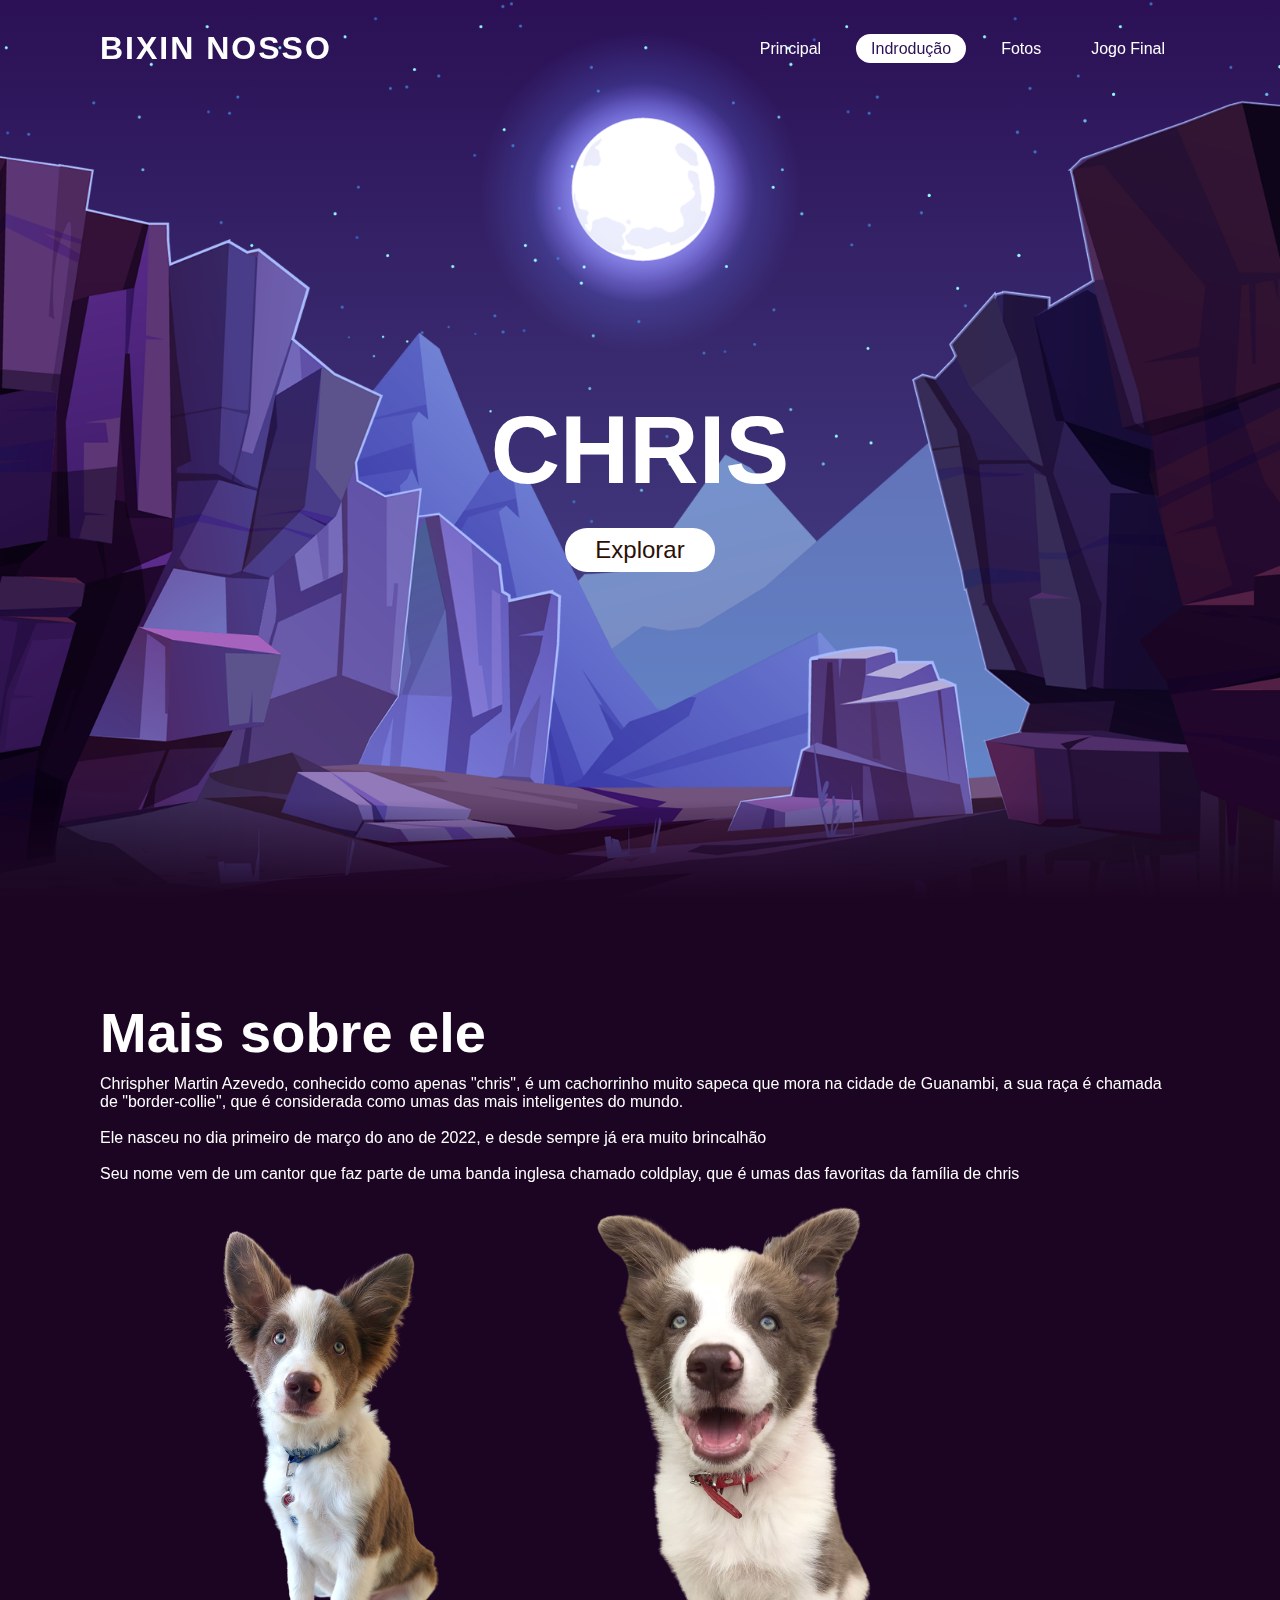
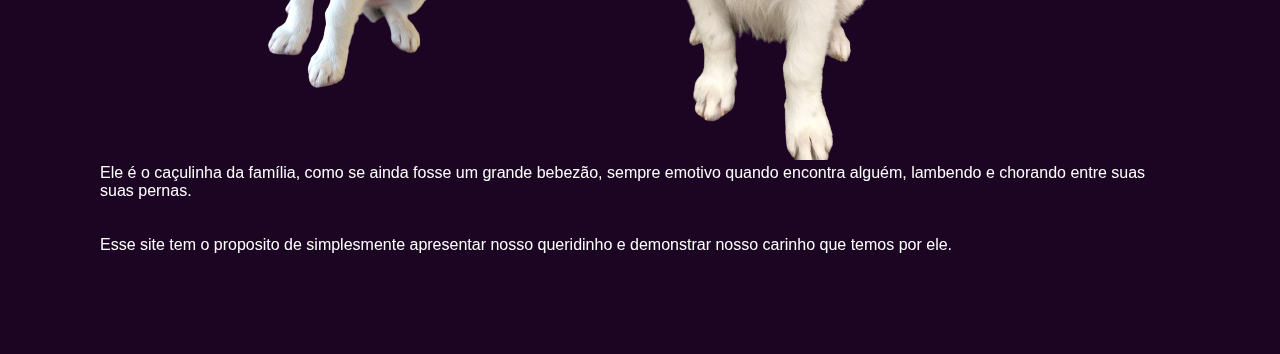
<file: chris2.html>
<!DOCTYPE html>
<html lang="pt-br">
	<head>
		<meta charset="utf-8">
		<title>Formulários</title>
		<link href="chris2.css" rel="stylesheet">
	</head>
	<body>                     
		<header>
            <a href="#" class="logo">BIXIN NOSSO</a>
            <ul>
                <li><a href="index.html">Principal</a></li>
                <li><a href="#" class="active">Indrodução</a></li>
                <li><a href="chris3.html">Fotos</a></li>
                <li><a href="chris4.html">Jogo Final</a></li>
            </ul>
        </header>
        <section>
            <img src="stars.png" id="stars">
            <img src="moon.png" id="moon">
            <img src="mountains_behind.png" id="mountais_behind">
            <h2 id="text">CHRIS</h2>
            <a href="#sec" id="btn">Explorar</a>
            <img src="mountains_front.png" id="mountais_front">
        </section>
        <div class="sec" id="sec">
            <h2>Mais sobre ele</h2>
            <p>Chrispher Martin Azevedo, conhecido como apenas "chris", é um cachorrinho muito sapeca que mora na cidade de Guanambi, a sua raça é chamada de "border-collie", que é considerada como umas das mais inteligentes do mundo.<br><br>Ele nasceu no dia primeiro de março do ano de 2022, e desde sempre já era muito brincalhão<br><br>Seu nome vem de um cantor que faz parte de uma banda inglesa chamado coldplay, que é umas das favoritas da família de chris</p>
            <img src="chris.png" id="chris">
            <img src="chris2.png" id="chris2">
            <p>Ele é o caçulinha da família, como se ainda fosse um grande bebezão, sempre emotivo quando encontra alguém, lambendo e chorando entre suas suas pernas.</p><br><br><p>Esse site tem o proposito de simplesmente apresentar nosso queridinho e demonstrar nosso carinho que temos por ele.</p>
        </div>
        <script>
            let stars = document.getElementById('stars');
            let moon = document.getElementById('moon');
            let mountains_behind = document.getElementById('mountains_behind');
            let text = document.getElementById('text');
            let btn = document.getElementById('btn');
            let mountains_front = document.getElementById('mountains_front');
            
            window.addEventListener('scroll', function(){
                let value = window.scrollY;
                stars.style.left = value * 0.25 +'px';
                moon.style.top = value * 1.05 +'px';
                mountains_behind.style.top = value * 0.5 +'px';
                mountains_front.style.top = value * 0 +'px';
                text.style.marginRight = value * 4 +'px';
                text.style.marginTop = value * 1.5 + 'px';
                btn.style.marginTop = value * 1.5 + 'px';
            })
        </script>
        <script src="chris2.js"></script>
	</body>
</html>
</file>
<file: chris2.css>
*{
    margin:0;
    padding:0;
    box-sizing: border-box;
    font-family: 'Poppins', sans-serif;
    scroll-behavior: smooth;
}
body{
     min-height: 100vh;
     overflow-x: hidden;
     background: linear-gradient(#2b1055,#7597de);
    
}
header{
    position: absolute;
    top: 0;
    left: 0;
    width: 100%;
    padding: 30px 100px;
    display: flex;
    justify-content: space-between;
    align-items: center;
    z-index: 10000;
}
header .logo{
    color:#fff;
    font-weight: 700;
    text-decoration: none;
    font-size: 2em;
    text-transform: uppercase;
    Letter-spacing: 2px;
}
header ul{
    display: flex;
    justify-content: center;
    align-items: center;
}
header ul li{
    List-style: none;
    margin-Left: 20px;
}
header ul li a{
    text-decoration: none;
    padding: 6px 15px;
    color:#fff;
    border-radius: 20px;
}
header ul li a:hover,
header ul li a.active
{
    background: #fff;
    color:#2b1055;
}
section{
    position: relative;
    width: 100%;
    height: 100vh;
    padding: 100px;
    display: flex;
    justify-content: center;
    align-items: center;
}
section::before{
    content: '';
    position: absolute;
    bottom:0;
    width: 100%;
    height: 100px;
    background: linear-gradient(to top, #1c0522, transparent);
    z-index: 1000
}
section img{
    position: absolute;
    top: 0;
    left: 0;
    width: 100%;
    height: 100%;
    object-fit: cover;
    pointer-events: center;
}
section img#moon{
    mix-blend-mode: screen;
}
section img#mountains_front{
    z-index:10;
}
#text{
    position:absolute;
    color: #fff;
    white-space: nowrap;
    font-size: 7.5vw;
    z-index:9;
}
#btn{
    text-decoration: none;
    display: inline-block;
    padding: 8px 30px;
    border-radius: 40px;
    background: #fff;
    color: #2b1005;
    font-size: 1.5em;
    z-index:9;
    transform: translateY(100px);
}
.sec{
    position: relative;
    padding: 100px;
    background: #1c0522;
}
.sec h2{
    font-size: 3.5em;
    margin-bottom: 10px;
    color: #fff;
}
.sec p{
    font-size: 1em;
    color: #fff;
}
chris{
    width:100px;
    height:100px;
}
chris2{
    width:60px;
    height:60px;
    position:relative;
    left:90%;
    top:100px;
}
</file>
